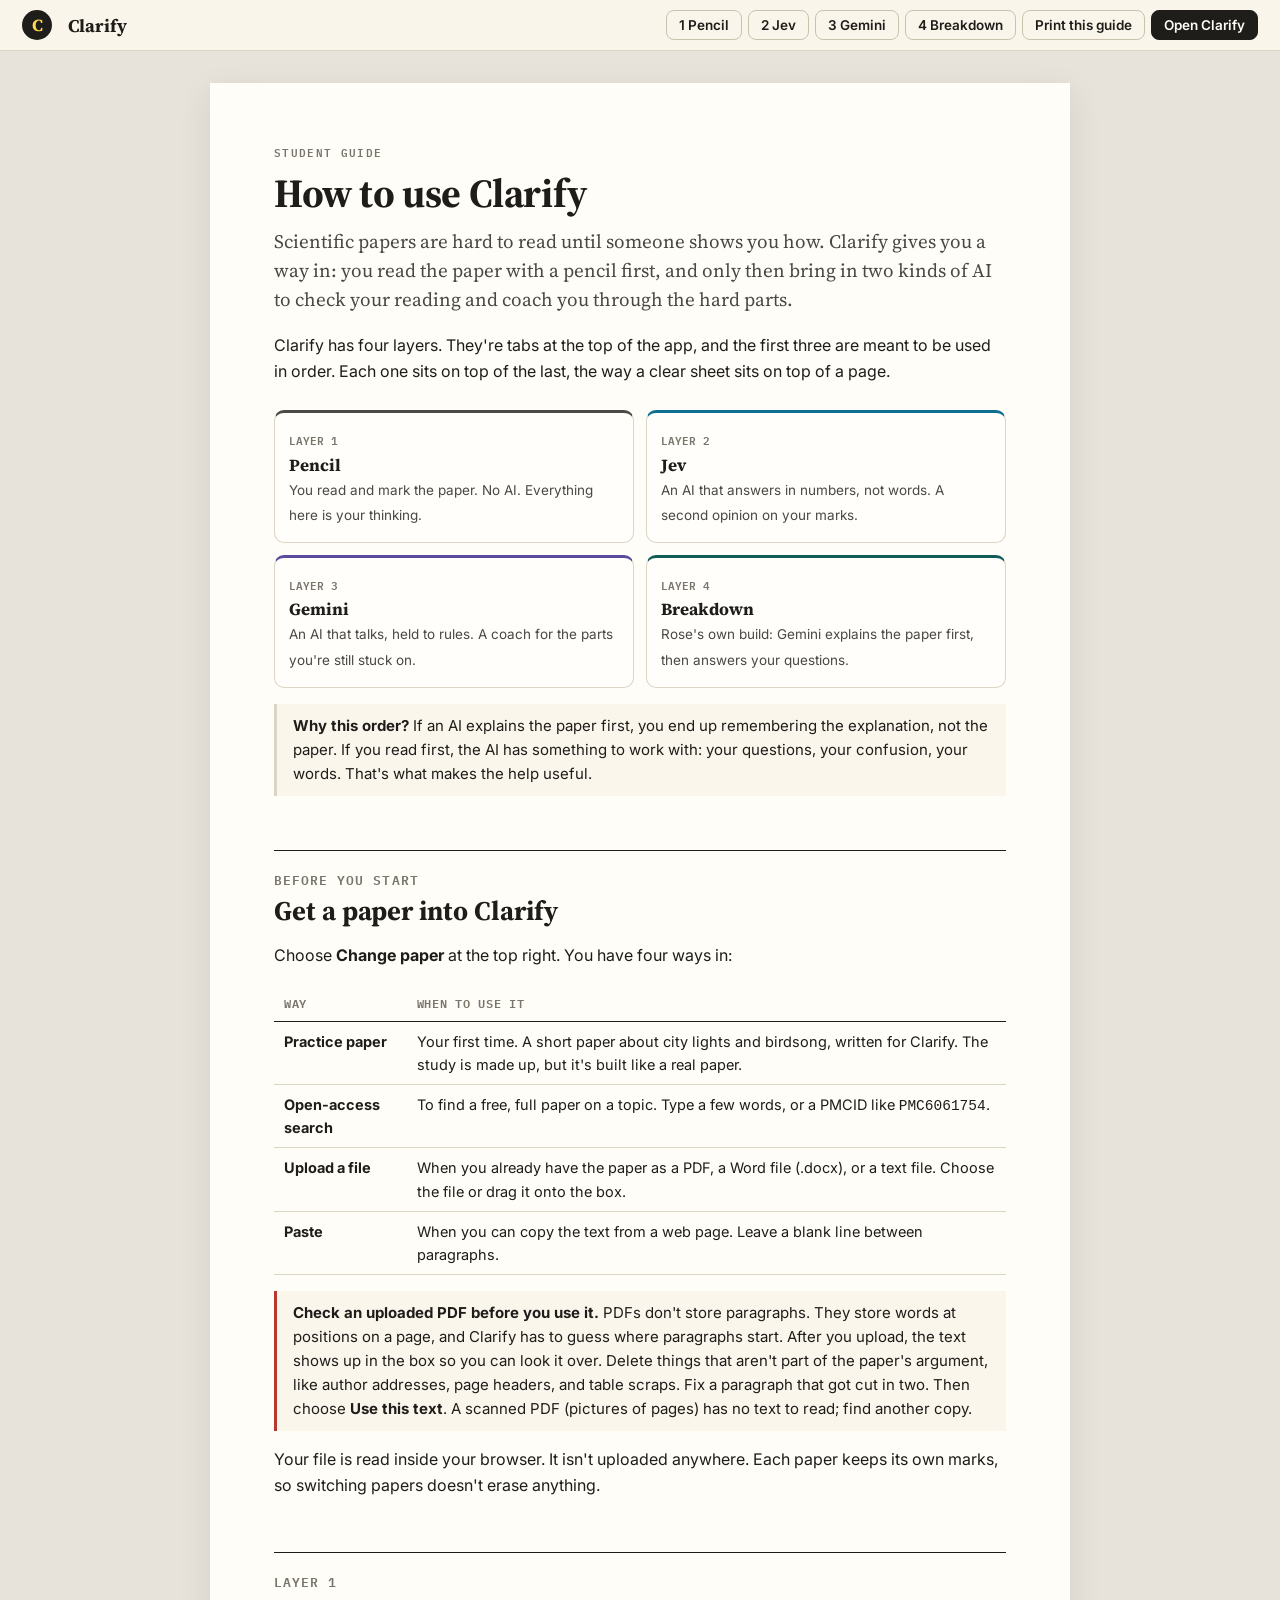
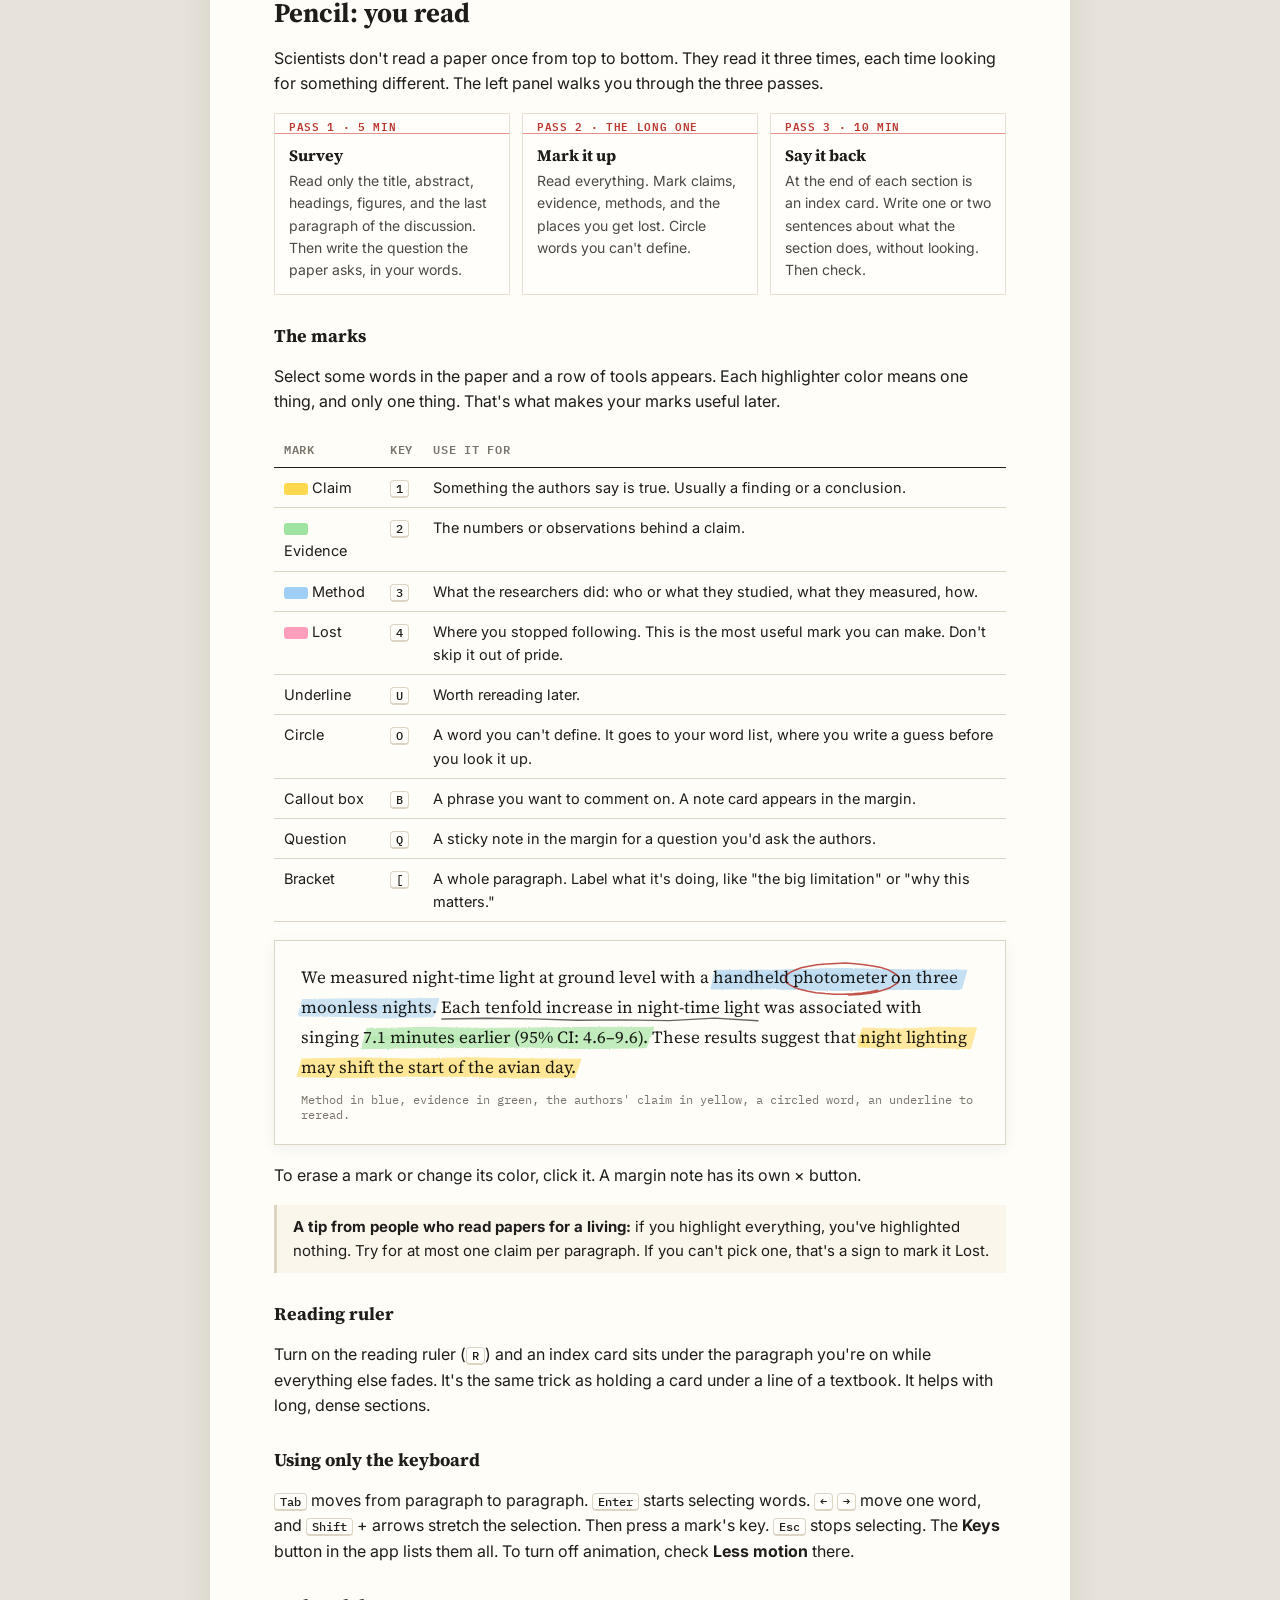
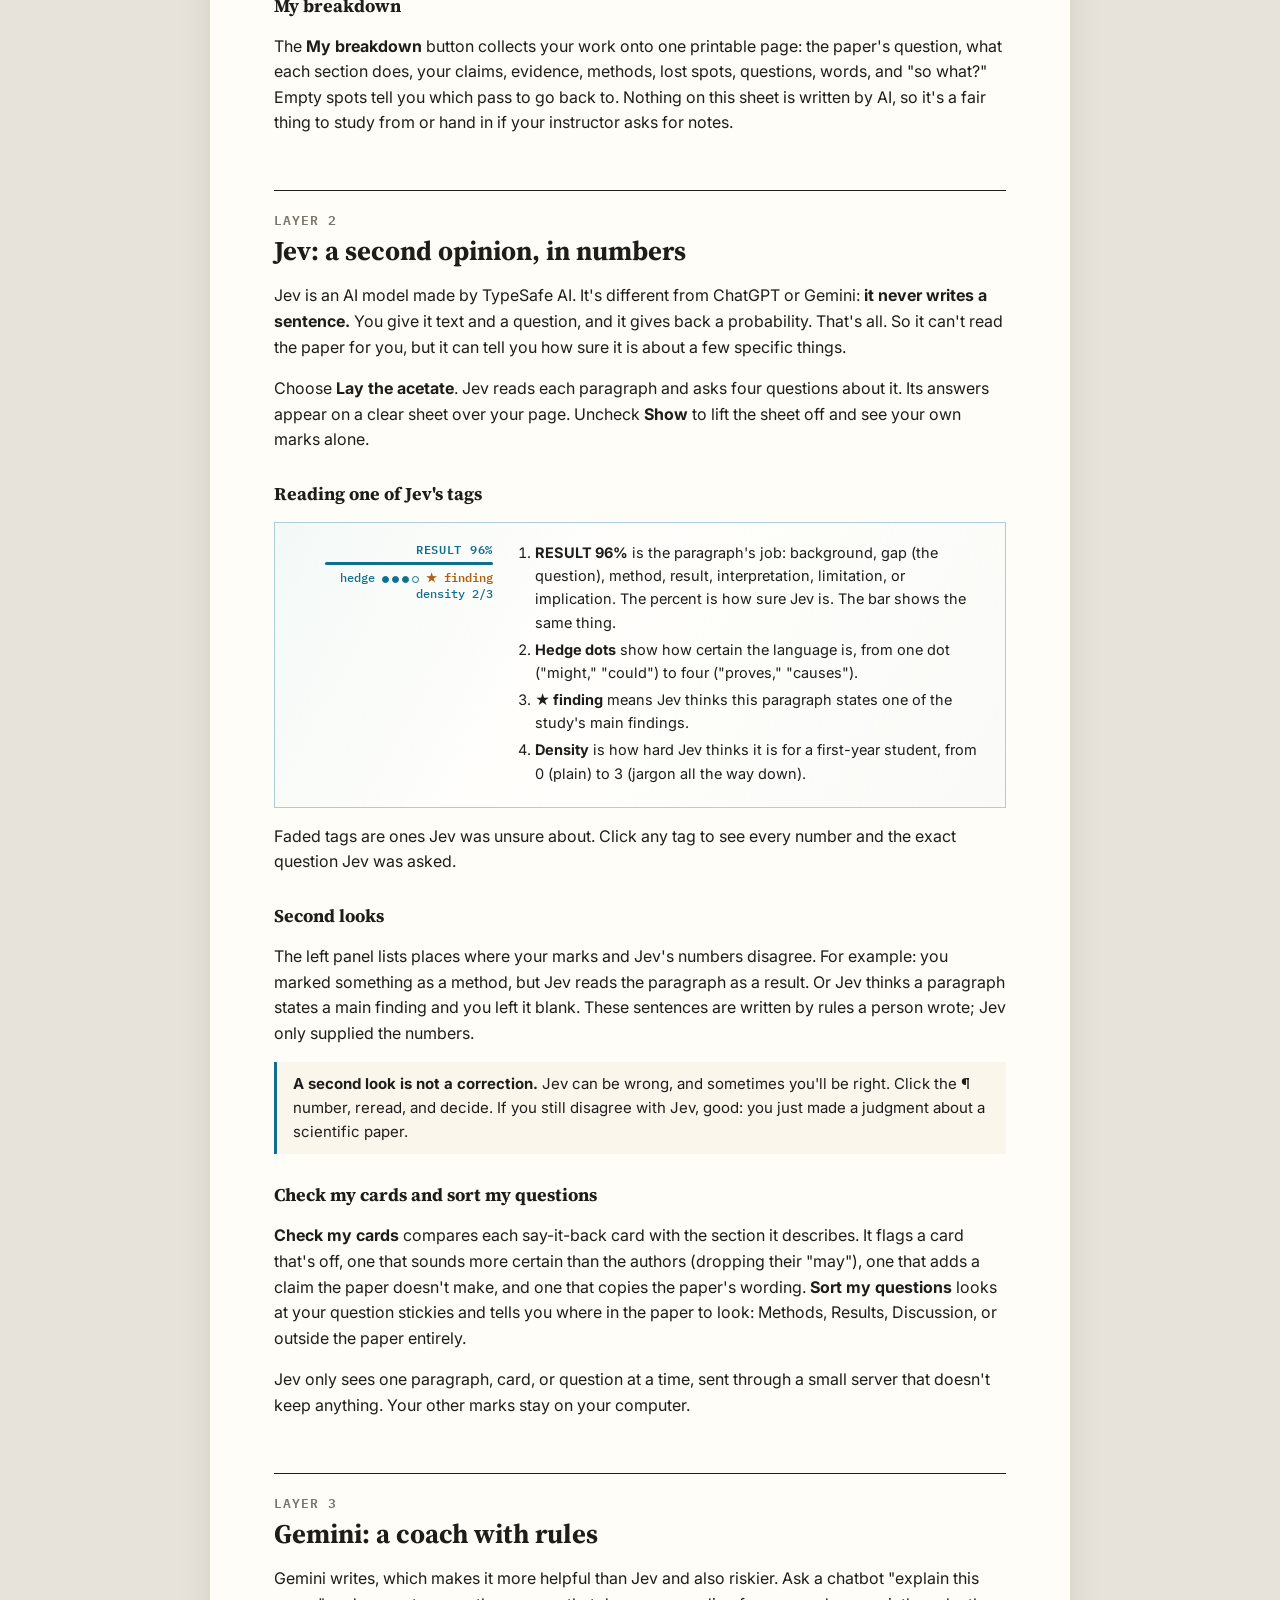
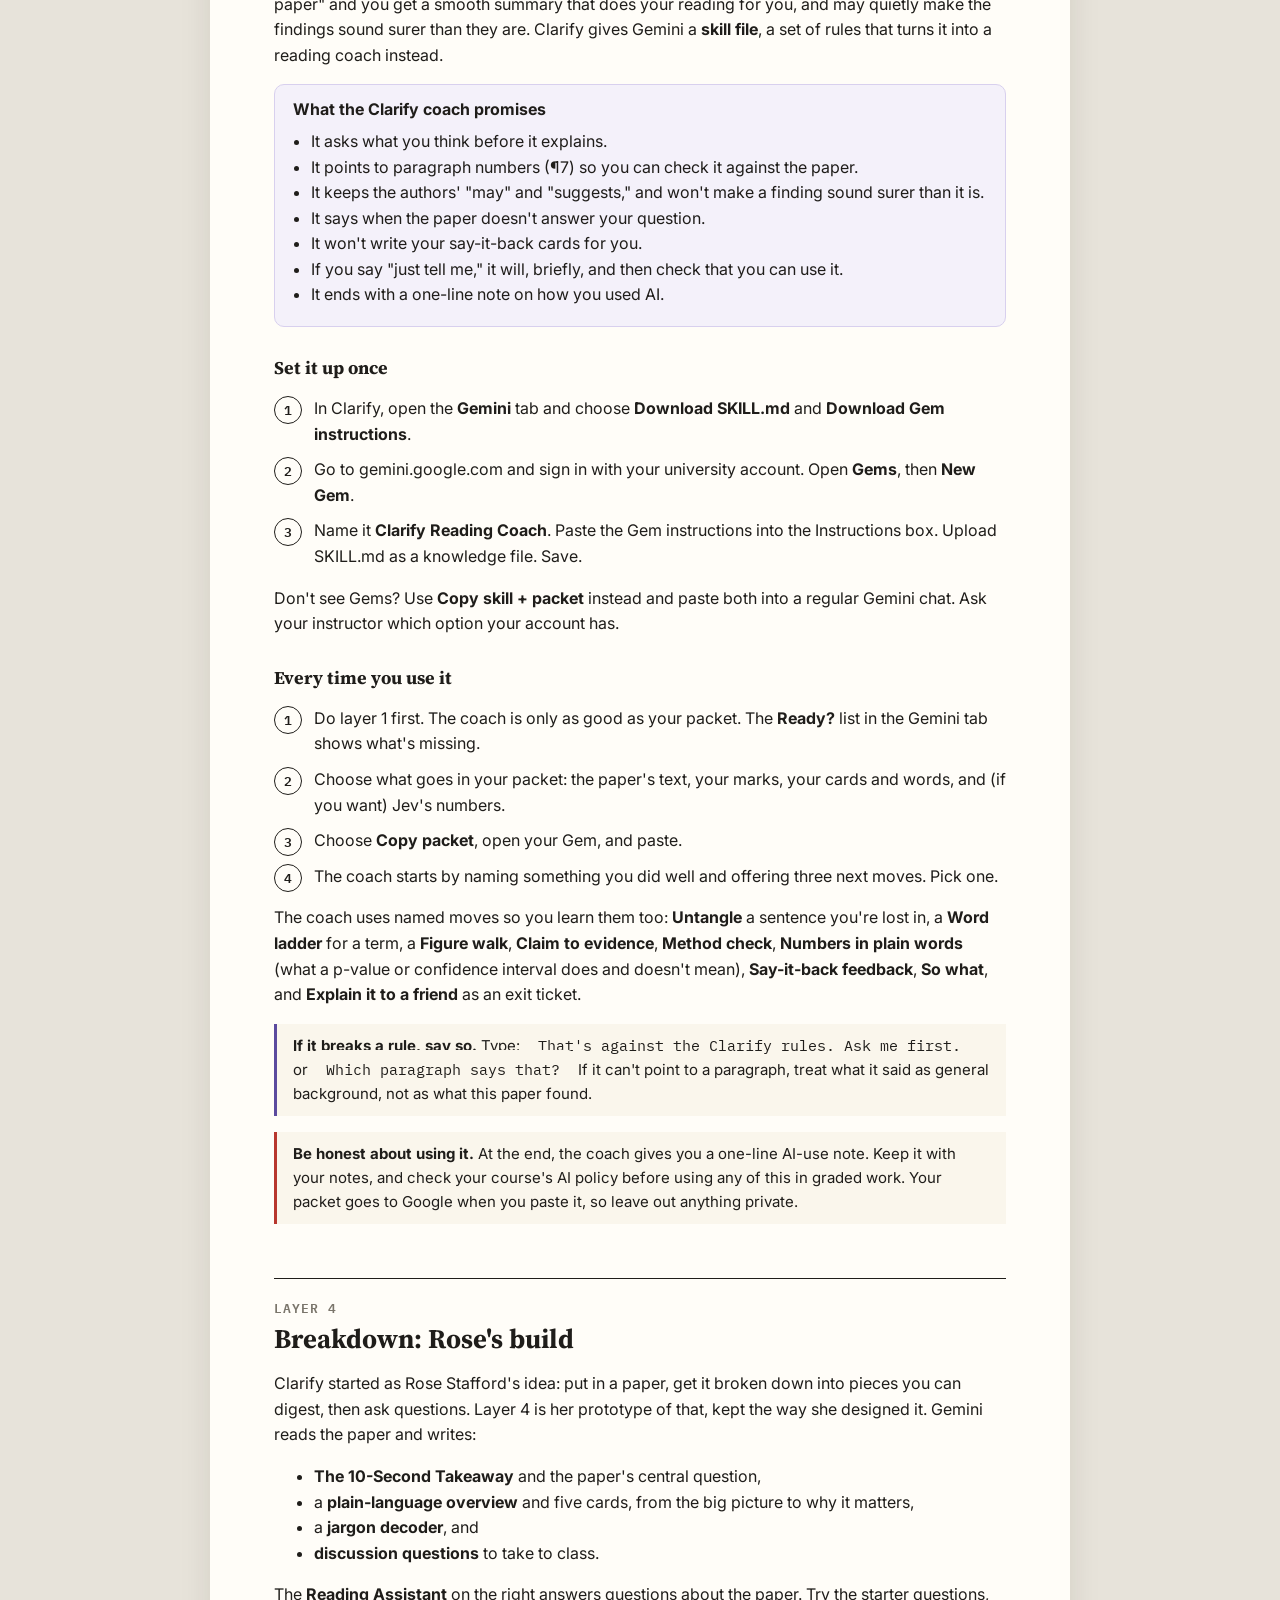
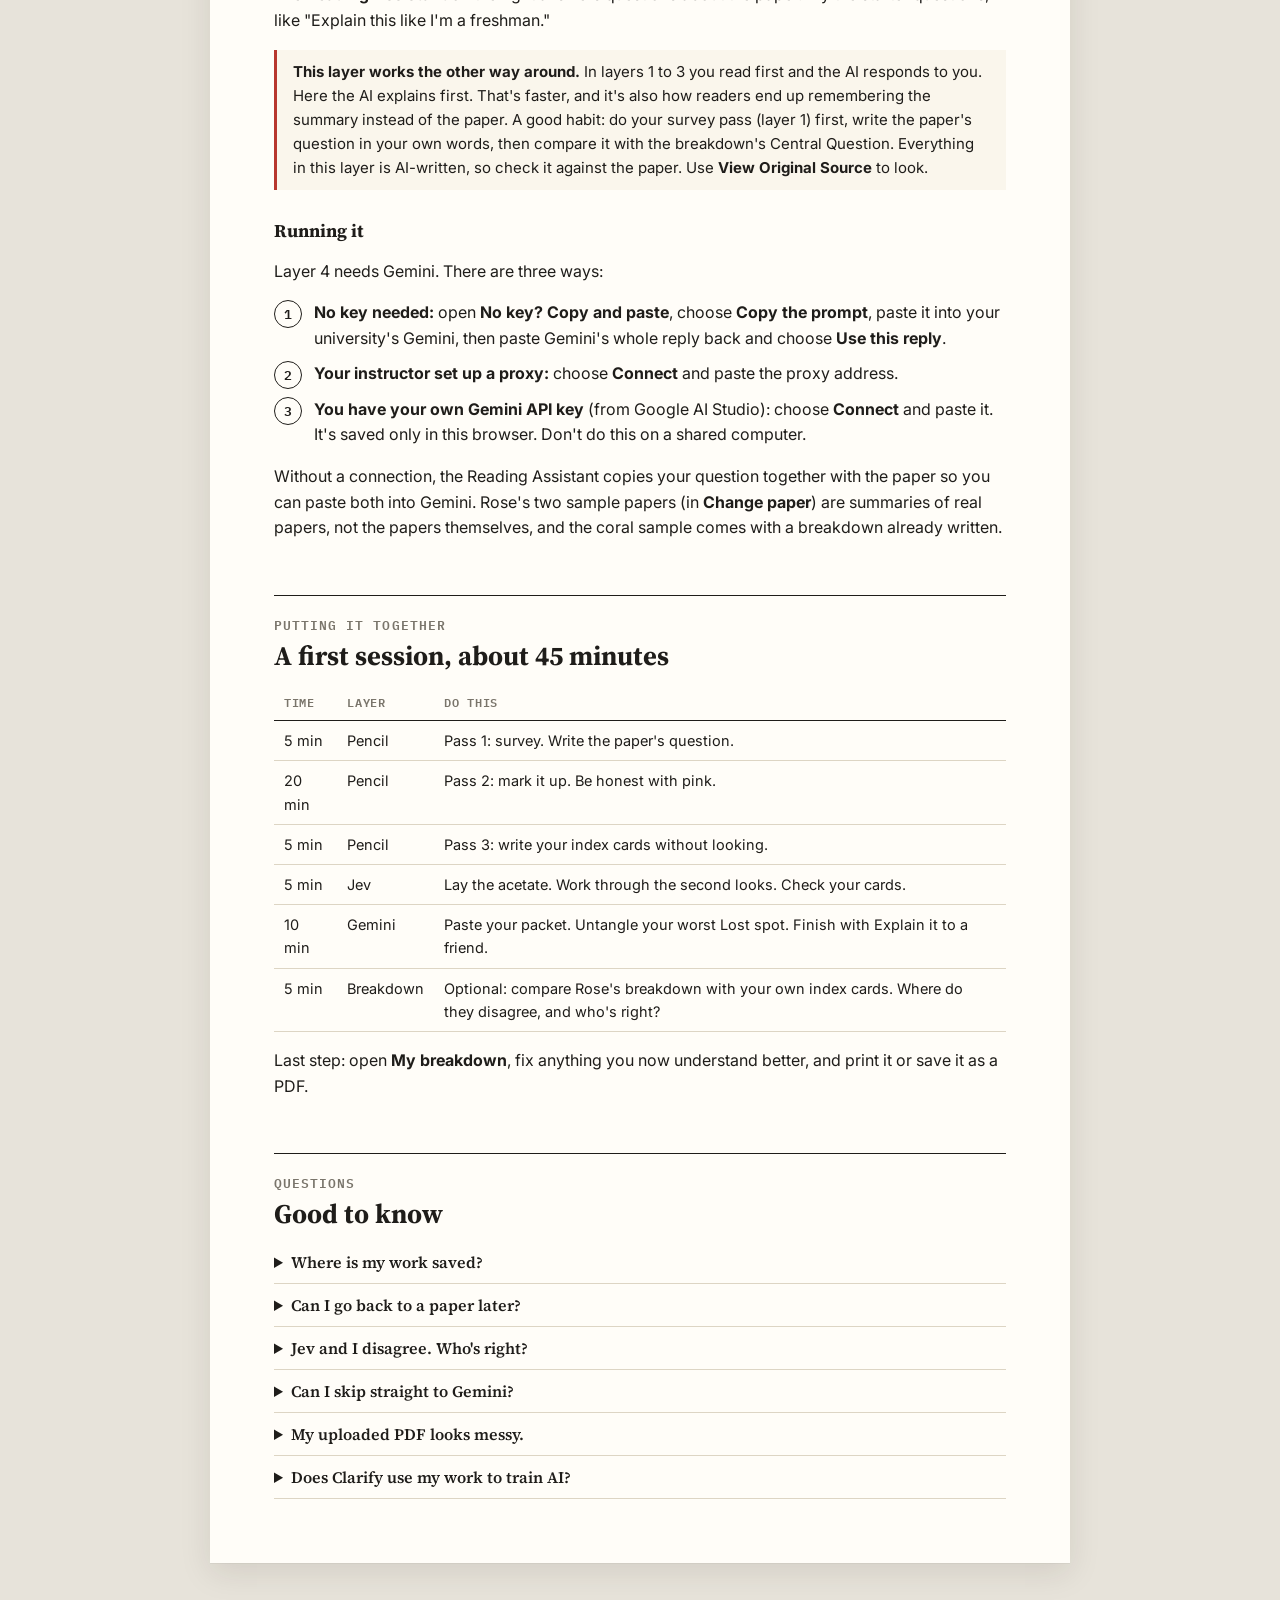
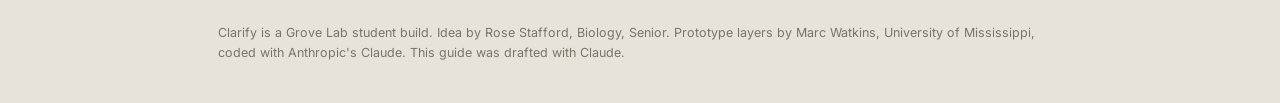
<file: how-to-use/index.html>
<!doctype html>
<html lang="en">
<head>
<meta charset="utf-8">
<meta name="viewport" content="width=device-width, initial-scale=1">
<title>How to Use Clarify</title>
<meta name="description" content="A student guide to Clarify's four layers: reading with a pencil, Jev's numbers on acetate, the Gemini reading coach, and Rose's breakdown.">
<link rel="preconnect" href="https://fonts.googleapis.com">
<link rel="preconnect" href="https://fonts.gstatic.com" crossorigin>
<link href="https://fonts.googleapis.com/css2?family=IBM+Plex+Mono:wght@400;500;600&family=Inter:wght@400;500;600;700&family=Source+Serif+4:opsz,wght@8..60,400;8..60,600;8..60,700&display=swap" rel="stylesheet">
<style>
:root {
  --desk: #e7e3da; --paper: #fffdf8; --paper-2: #faf6ec; --card: #fffefb; --ink: #1f1d1a; --ink-2: #4b4842; --muted: #7a756b; --rule: #ddd5c4;
  --pen: #2c4f8f; --red: #b8372e; --graphite: #4b4a47; --jev: #0f6f8f; --gem: #5b4a9e;
  --hl-claim: #ffd84d; --hl-evidence: #9ee39f; --hl-method: #9fcff5; --hl-lost: #ff9fbd;
  --sans: "Inter", ui-sans-serif, -apple-system, "Segoe UI", sans-serif; --serif: "Source Serif 4", Georgia, serif; --mono: "IBM Plex Mono", ui-monospace, Menlo, monospace;
}
* { box-sizing: border-box; }
body { margin: 0; background: var(--desk); color: var(--ink); font: 16px/1.6 var(--sans); }
a { color: var(--pen); }
:focus-visible { outline: 2px solid var(--pen); outline-offset: 2px; }
.top { position: sticky; top: 0; z-index: 5; display: flex; align-items: center; gap: 16px; padding: 10px 22px; background: rgba(250,246,236,.96); border-bottom: 1px solid var(--rule); }
.top .mark { width: 30px; height: 30px; border-radius: 50%; display: grid; place-items: center; background: var(--ink); color: var(--hl-claim); font: 700 17px var(--serif); }
.top b { font: 700 18px var(--serif); }
.top nav { margin-left: auto; display: flex; gap: 6px; flex-wrap: wrap; }
.btn { border: 1px solid var(--ink); background: var(--ink); color: var(--paper); border-radius: 8px; padding: 6px 12px; font: 600 13.5px var(--sans); text-decoration: none; cursor: pointer; }
.btn.ghost { background: transparent; color: var(--ink); border-color: #c9c1ae; }
.page { max-width: 860px; margin: 32px auto 60px; padding: 56px 64px 64px; background: var(--paper); box-shadow: 0 1px 0 rgba(0,0,0,.04), 0 10px 30px rgba(40,34,20,.10); }
.eyebrow { font: 600 11px var(--mono); text-transform: uppercase; letter-spacing: .12em; color: var(--muted); }
h1 { font: 700 40px/1.1 var(--serif); margin: 6px 0 12px; letter-spacing: -.01em; }
h2 { font: 700 27px/1.2 var(--serif); margin: 54px 0 10px; padding-top: 18px; border-top: 1px solid var(--ink); }
h2 .n { font: 600 13px var(--mono); color: var(--muted); display: block; margin-bottom: 4px; letter-spacing: .08em; }
h3 { font: 700 18px var(--serif); margin: 28px 0 6px; }
.lede { font: 19px/1.55 var(--serif); color: var(--ink-2); margin: 0 0 18px; }
p, li { color: var(--ink); }
.toc { display: grid; grid-template-columns: repeat(2, 1fr); gap: 12px; margin: 26px 0 8px; }
.toc a { display: block; text-decoration: none; color: var(--ink); background: var(--card); border: 1px solid var(--rule); border-radius: 10px; padding: 14px; border-top: 3px solid var(--graphite); }
.toc a:nth-child(2) { border-top-color: var(--jev); } .toc a:nth-child(3) { border-top-color: var(--gem); } .toc a:nth-child(4) { border-top-color: #115e59; }
.toc b { display: block; font: 700 17px var(--serif); }
.toc span { font-size: 13.5px; color: var(--ink-2); }
.toc .k { font: 600 11px var(--mono); color: var(--muted); }
.note { background: var(--paper-2); border-left: 3px solid var(--rule); padding: 10px 16px; margin: 16px 0; font-size: 15px; }
.note.jev { border-left-color: var(--jev); } .note.gem { border-left-color: var(--gem); } .note.warn { border-left-color: var(--red); }
table { width: 100%; border-collapse: collapse; font-size: 14.5px; margin: 12px 0; }
th, td { text-align: left; vertical-align: top; padding: 8px 10px; border-bottom: 1px solid var(--rule); }
th { font: 600 12px var(--mono); text-transform: uppercase; letter-spacing: .06em; color: var(--muted); border-bottom: 1px solid var(--ink); }
kbd { font: 500 12px var(--mono); border: 1px solid var(--rule); border-bottom-width: 2px; border-radius: 4px; padding: 0 5px; background: var(--card); }
.sw { display: inline-block; width: 24px; height: 12px; border-radius: 3px; vertical-align: middle; }
.sw.claim { background: var(--hl-claim); } .sw.evidence { background: var(--hl-evidence); } .sw.method { background: var(--hl-method); } .sw.lost { background: var(--hl-lost); }
.demo { position: relative; margin: 18px 0; padding: 22px 26px; background: var(--paper); border: 1px solid var(--rule); box-shadow: 0 4px 14px rgba(40,34,20,.06); }
.demo p { font: 17px/1.75 var(--serif); margin: 0; position: relative; z-index: 1; }
.demo svg { position: absolute; left: 0; top: 0; pointer-events: none; overflow: visible; mix-blend-mode: multiply; z-index: 2; }
.demo .cap { font: 12px var(--mono); color: var(--muted); margin-top: 10px; position: relative; z-index: 1; }
.demo svg .hl { stroke: none; } .demo svg .hl-pass { fill: none; opacity: .3; stroke-linecap: round; }
.demo svg .c-claim { fill: var(--hl-claim); stroke: var(--hl-claim); } .demo svg .c-evidence { fill: var(--hl-evidence); stroke: var(--hl-evidence); }
.demo svg .c-method { fill: var(--hl-method); stroke: var(--hl-method); } .demo svg .c-lost { fill: var(--hl-lost); stroke: var(--hl-lost); }
.demo svg .pencil { fill: none; stroke: var(--graphite); stroke-linecap: round; opacity: .85; }
.demo svg .redpencil { fill: none; stroke: var(--red); stroke-linecap: round; opacity: .85; }
.demo svg .bluepencil { fill: none; stroke: var(--pen); stroke-linecap: round; opacity: .85; }
.passes { display: grid; grid-template-columns: repeat(3, 1fr); gap: 12px; margin: 14px 0; }
.passes div { background: #fffefa; border: 1px solid #e6dfcf; padding: 26px 14px 12px; position: relative;
  background-image: linear-gradient(transparent 19px, #e88f8a 19px, #e88f8a 20px, transparent 20px); background-repeat: no-repeat; }
.passes b { position: absolute; top: 2px; left: 14px; font: 600 11px var(--mono); color: var(--red); text-transform: uppercase; letter-spacing: .06em; }
.passes h4 { margin: 4px 0 4px; font: 700 16px var(--serif); }
.passes p { margin: 0; font-size: 14px; color: var(--ink-2); }
.tag-demo { display: grid; grid-template-columns: 200px 1fr; gap: 22px; align-items: start; margin: 16px 0; padding: 18px; border: 1px solid rgba(15,111,143,.32);
  background: linear-gradient(118deg, rgba(210,236,246,.25), rgba(255,255,255,.4) 40%, rgba(210,236,246,.12)); }
.jtag { font: 500 12px/1.35 var(--mono); color: var(--jev); text-align: right; }
.jtag .role { font-weight: 600; letter-spacing: .06em; }
.jtag .bar { display: block; height: 3px; width: 84%; margin: 4px 0 4px auto; background: var(--jev); border-radius: 2px; }
.jtag .dots { display: inline-flex; gap: 3px; vertical-align: middle; } .jtag .dots i { width: 7px; height: 7px; border: 1px solid var(--jev); border-radius: 50%; } .jtag .dots i.on { background: var(--jev); }
.jtag .star { color: #b0600c; font-weight: 600; }
.tag-demo ol { margin: 0; padding-left: 20px; font-size: 14.5px; }
.tag-demo li { margin-bottom: 4px; }
.steps { counter-reset: s; list-style: none; padding: 0; }
.steps > li { counter-increment: s; position: relative; padding-left: 40px; margin: 10px 0; }
.steps > li::before { content: counter(s); position: absolute; left: 0; top: 0; width: 26px; height: 26px; border-radius: 50%; border: 1.5px solid var(--ink); display: grid; place-items: center; font: 600 12.5px var(--mono); }
.promise { background: #f4f1fa; border: 1px solid #d8d0ee; border-radius: 10px; padding: 12px 18px; }
.promise ul { margin: 6px 0; padding-left: 18px; }
.quote { font: 15px/1.5 var(--mono); background: var(--paper-2); padding: 10px 14px; border-radius: 6px; }
details { border-bottom: 1px solid var(--rule); padding: 10px 0; }
summary { cursor: pointer; font: 600 16px var(--serif); }
details p { margin: 8px 0 0; color: var(--ink-2); font-size: 15px; }
.foot { max-width: 860px; margin: 0 auto 40px; font-size: 12.5px; color: var(--muted); padding: 0 8px; }
@media (max-width: 760px) { .page { padding: 32px 20px; margin: 0; } .toc, .passes { grid-template-columns: 1fr; } .tag-demo { grid-template-columns: 1fr; } h1 { font-size: 32px; } }
@media print { .top, .no-print { display: none; } body { background: #fff; } .page { box-shadow: none; margin: 0; max-width: none; padding: 0; } h2 { break-after: avoid; } .demo, .tag-demo, table { break-inside: avoid; } }
</style>
</head>
<body>
<header class="top">
  <span class="mark" aria-hidden="true">C</span><b>Clarify</b>
  <nav><a class="btn ghost" href="#pencil">1 Pencil</a><a class="btn ghost" href="#jev">2 Jev</a><a class="btn ghost" href="#gemini">3 Gemini</a><a class="btn ghost" href="#breakdown">4 Breakdown</a><button class="btn ghost" onclick="print()">Print this guide</button><a class="btn" href="../index.html">Open Clarify</a></nav>
</header>

<main class="page">
  <span class="eyebrow">Student guide</span>
  <h1>How to use Clarify</h1>
  <p class="lede">Scientific papers are hard to read until someone shows you how. Clarify gives you a way in: you read the paper with a pencil first, and only then bring in two kinds of AI to check your reading and coach you through the hard parts.</p>
  <p>Clarify has four layers. They're tabs at the top of the app, and the first three are meant to be used in order. Each one sits on top of the last, the way a clear sheet sits on top of a page.</p>

  <div class="toc">
    <a href="#pencil"><span class="k">LAYER 1</span><b>Pencil</b><span>You read and mark the paper. No AI. Everything here is your thinking.</span></a>
    <a href="#jev"><span class="k">LAYER 2</span><b>Jev</b><span>An AI that answers in numbers, not words. A second opinion on your marks.</span></a>
    <a href="#gemini"><span class="k">LAYER 3</span><b>Gemini</b><span>An AI that talks, held to rules. A coach for the parts you're still stuck on.</span></a>
    <a href="#breakdown"><span class="k">LAYER 4</span><b>Breakdown</b><span>Rose's own build: Gemini explains the paper first, then answers your questions.</span></a>
  </div>

  <div class="note"><b>Why this order?</b> If an AI explains the paper first, you end up remembering the explanation, not the paper. If you read first, the AI has something to work with: your questions, your confusion, your words. That's what makes the help useful.</div>

  <h2 id="start"><span class="n">BEFORE YOU START</span>Get a paper into Clarify</h2>
  <p>Choose <b>Change paper</b> at the top right. You have four ways in:</p>
  <table>
    <tr><th>Way</th><th>When to use it</th></tr>
    <tr><td><b>Practice paper</b></td><td>Your first time. A short paper about city lights and birdsong, written for Clarify. The study is made up, but it's built like a real paper.</td></tr>
    <tr><td><b>Open-access search</b></td><td>To find a free, full paper on a topic. Type a few words, or a PMCID like <code>PMC6061754</code>.</td></tr>
    <tr><td><b>Upload a file</b></td><td>When you already have the paper as a PDF, a Word file (.docx), or a text file. Choose the file or drag it onto the box.</td></tr>
    <tr><td><b>Paste</b></td><td>When you can copy the text from a web page. Leave a blank line between paragraphs.</td></tr>
  </table>
  <div class="note warn"><b>Check an uploaded PDF before you use it.</b> PDFs don't store paragraphs. They store words at positions on a page, and Clarify has to guess where paragraphs start. After you upload, the text shows up in the box so you can look it over. Delete things that aren't part of the paper's argument, like author addresses, page headers, and table scraps. Fix a paragraph that got cut in two. Then choose <b>Use this text</b>. A scanned PDF (pictures of pages) has no text to read; find another copy.</div>
  <p>Your file is read inside your browser. It isn't uploaded anywhere. Each paper keeps its own marks, so switching papers doesn't erase anything.</p>

  <h2 id="pencil"><span class="n">LAYER 1</span>Pencil: you read</h2>
  <p>Scientists don't read a paper once from top to bottom. They read it three times, each time looking for something different. The left panel walks you through the three passes.</p>
  <div class="passes">
    <div><b>Pass 1 · 5 min</b><h4>Survey</h4><p>Read only the title, abstract, headings, figures, and the last paragraph of the discussion. Then write the question the paper asks, in your words.</p></div>
    <div><b>Pass 2 · the long one</b><h4>Mark it up</h4><p>Read everything. Mark claims, evidence, methods, and the places you get lost. Circle words you can't define.</p></div>
    <div><b>Pass 3 · 10 min</b><h4>Say it back</h4><p>At the end of each section is an index card. Write one or two sentences about what the section does, without looking. Then check.</p></div>
  </div>

  <h3>The marks</h3>
  <p>Select some words in the paper and a row of tools appears. Each highlighter color means one thing, and only one thing. That's what makes your marks useful later.</p>
  <table>
    <tr><th>Mark</th><th>Key</th><th>Use it for</th></tr>
    <tr><td><span class="sw claim"></span> Claim</td><td><kbd>1</kbd></td><td>Something the authors say is true. Usually a finding or a conclusion.</td></tr>
    <tr><td><span class="sw evidence"></span> Evidence</td><td><kbd>2</kbd></td><td>The numbers or observations behind a claim.</td></tr>
    <tr><td><span class="sw method"></span> Method</td><td><kbd>3</kbd></td><td>What the researchers did: who or what they studied, what they measured, how.</td></tr>
    <tr><td><span class="sw lost"></span> Lost</td><td><kbd>4</kbd></td><td>Where you stopped following. This is the most useful mark you can make. Don't skip it out of pride.</td></tr>
    <tr><td>Underline</td><td><kbd>U</kbd></td><td>Worth rereading later.</td></tr>
    <tr><td>Circle</td><td><kbd>O</kbd></td><td>A word you can't define. It goes to your word list, where you write a guess before you look it up.</td></tr>
    <tr><td>Callout box</td><td><kbd>B</kbd></td><td>A phrase you want to comment on. A note card appears in the margin.</td></tr>
    <tr><td>Question</td><td><kbd>Q</kbd></td><td>A sticky note in the margin for a question you'd ask the authors.</td></tr>
    <tr><td>Bracket</td><td><kbd>[</kbd></td><td>A whole paragraph. Label what it's doing, like "the big limitation" or "why this matters."</td></tr>
  </table>

  <div class="demo" id="demo">
    <p id="demoText">We measured night-time light at ground level with a handheld photometer on three moonless nights. Each tenfold increase in night-time light was associated with singing 7.1 minutes earlier (95% CI: 4.6–9.6). These results suggest that night lighting may shift the start of the avian day.</p>
    <div class="cap">Method in blue, evidence in green, the authors' claim in yellow, a circled word, an underline to reread.</div>
  </div>
  <p>To erase a mark or change its color, click it. A margin note has its own × button.</p>
  <div class="note"><b>A tip from people who read papers for a living:</b> if you highlight everything, you've highlighted nothing. Try for at most one claim per paragraph. If you can't pick one, that's a sign to mark it Lost.</div>

  <h3>Reading ruler</h3>
  <p>Turn on the reading ruler (<kbd>R</kbd>) and an index card sits under the paragraph you're on while everything else fades. It's the same trick as holding a card under a line of a textbook. It helps with long, dense sections.</p>

  <h3>Using only the keyboard</h3>
  <p><kbd>Tab</kbd> moves from paragraph to paragraph. <kbd>Enter</kbd> starts selecting words. <kbd>←</kbd> <kbd>→</kbd> move one word, and <kbd>Shift</kbd> + arrows stretch the selection. Then press a mark's key. <kbd>Esc</kbd> stops selecting. The <b>Keys</b> button in the app lists them all. To turn off animation, check <b>Less motion</b> there.</p>

  <h3>My breakdown</h3>
  <p>The <b>My breakdown</b> button collects your work onto one printable page: the paper's question, what each section does, your claims, evidence, methods, lost spots, questions, words, and "so what?" Empty spots tell you which pass to go back to. Nothing on this sheet is written by AI, so it's a fair thing to study from or hand in if your instructor asks for notes.</p>

  <h2 id="jev"><span class="n">LAYER 2</span>Jev: a second opinion, in numbers</h2>
  <p>Jev is an AI model made by TypeSafe AI. It's different from ChatGPT or Gemini: <b>it never writes a sentence.</b> You give it text and a question, and it gives back a probability. That's all. So it can't read the paper for you, but it can tell you how sure it is about a few specific things.</p>
  <p>Choose <b>Lay the acetate</b>. Jev reads each paragraph and asks four questions about it. Its answers appear on a clear sheet over your page. Uncheck <b>Show</b> to lift the sheet off and see your own marks alone.</p>

  <h3>Reading one of Jev's tags</h3>
  <div class="tag-demo">
    <div class="jtag" aria-hidden="true"><span class="role">RESULT 96%</span><span class="bar"></span>hedge <span class="dots"><i class="on"></i><i class="on"></i><i class="on"></i><i></i></span> <span class="star">★ finding</span><br>density 2/3</div>
    <ol>
      <li><b>RESULT 96%</b> is the paragraph's job: background, gap (the question), method, result, interpretation, limitation, or implication. The percent is how sure Jev is. The bar shows the same thing.</li>
      <li><b>Hedge dots</b> show how certain the language is, from one dot ("might," "could") to four ("proves," "causes").</li>
      <li><b>★ finding</b> means Jev thinks this paragraph states one of the study's main findings.</li>
      <li><b>Density</b> is how hard Jev thinks it is for a first-year student, from 0 (plain) to 3 (jargon all the way down).</li>
    </ol>
  </div>
  <p>Faded tags are ones Jev was unsure about. Click any tag to see every number and the exact question Jev was asked.</p>

  <h3>Second looks</h3>
  <p>The left panel lists places where your marks and Jev's numbers disagree. For example: you marked something as a method, but Jev reads the paragraph as a result. Or Jev thinks a paragraph states a main finding and you left it blank. These sentences are written by rules a person wrote; Jev only supplied the numbers.</p>
  <div class="note jev"><b>A second look is not a correction.</b> Jev can be wrong, and sometimes you'll be right. Click the ¶ number, reread, and decide. If you still disagree with Jev, good: you just made a judgment about a scientific paper.</div>

  <h3>Check my cards and sort my questions</h3>
  <p><b>Check my cards</b> compares each say-it-back card with the section it describes. It flags a card that's off, one that sounds more certain than the authors (dropping their "may"), one that adds a claim the paper doesn't make, and one that copies the paper's wording. <b>Sort my questions</b> looks at your question stickies and tells you where in the paper to look: Methods, Results, Discussion, or outside the paper entirely.</p>
  <p>Jev only sees one paragraph, card, or question at a time, sent through a small server that doesn't keep anything. Your other marks stay on your computer.</p>

  <h2 id="gemini"><span class="n">LAYER 3</span>Gemini: a coach with rules</h2>
  <p>Gemini writes, which makes it more helpful than Jev and also riskier. Ask a chatbot "explain this paper" and you get a smooth summary that does your reading for you, and may quietly make the findings sound surer than they are. Clarify gives Gemini a <b>skill file</b>, a set of rules that turns it into a reading coach instead.</p>

  <div class="promise">
    <b>What the Clarify coach promises</b>
    <ul>
      <li>It asks what you think before it explains.</li>
      <li>It points to paragraph numbers (¶7) so you can check it against the paper.</li>
      <li>It keeps the authors' "may" and "suggests," and won't make a finding sound surer than it is.</li>
      <li>It says when the paper doesn't answer your question.</li>
      <li>It won't write your say-it-back cards for you.</li>
      <li>If you say "just tell me," it will, briefly, and then check that you can use it.</li>
      <li>It ends with a one-line note on how you used AI.</li>
    </ul>
  </div>

  <h3>Set it up once</h3>
  <ol class="steps">
    <li>In Clarify, open the <b>Gemini</b> tab and choose <b>Download SKILL.md</b> and <b>Download Gem instructions</b>.</li>
    <li>Go to gemini.google.com and sign in with your university account. Open <b>Gems</b>, then <b>New Gem</b>.</li>
    <li>Name it <b>Clarify Reading Coach</b>. Paste the Gem instructions into the Instructions box. Upload SKILL.md as a knowledge file. Save.</li>
  </ol>
  <p>Don't see Gems? Use <b>Copy skill + packet</b> instead and paste both into a regular Gemini chat. Ask your instructor which option your account has.</p>

  <h3>Every time you use it</h3>
  <ol class="steps">
    <li>Do layer 1 first. The coach is only as good as your packet. The <b>Ready?</b> list in the Gemini tab shows what's missing.</li>
    <li>Choose what goes in your packet: the paper's text, your marks, your cards and words, and (if you want) Jev's numbers.</li>
    <li>Choose <b>Copy packet</b>, open your Gem, and paste.</li>
    <li>The coach starts by naming something you did well and offering three next moves. Pick one.</li>
  </ol>
  <p>The coach uses named moves so you learn them too: <b>Untangle</b> a sentence you're lost in, a <b>Word ladder</b> for a term, a <b>Figure walk</b>, <b>Claim to evidence</b>, <b>Method check</b>, <b>Numbers in plain words</b> (what a p-value or confidence interval does and doesn't mean), <b>Say-it-back feedback</b>, <b>So what</b>, and <b>Explain it to a friend</b> as an exit ticket.</p>

  <div class="note gem"><b>If it breaks a rule, say so.</b> Type: <span class="quote">That's against the Clarify rules. Ask me first.</span> or <span class="quote">Which paragraph says that?</span> If it can't point to a paragraph, treat what it said as general background, not as what this paper found.</div>
  <div class="note warn"><b>Be honest about using it.</b> At the end, the coach gives you a one-line AI-use note. Keep it with your notes, and check your course's AI policy before using any of this in graded work. Your packet goes to Google when you paste it, so leave out anything private.</div>

  <h2 id="breakdown"><span class="n">LAYER 4</span>Breakdown: Rose's build</h2>
  <p>Clarify started as Rose Stafford's idea: put in a paper, get it broken down into pieces you can digest, then ask questions. Layer 4 is her prototype of that, kept the way she designed it. Gemini reads the paper and writes:</p>
  <ul>
    <li><b>The 10-Second Takeaway</b> and the paper's central question,</li>
    <li>a <b>plain-language overview</b> and five cards, from the big picture to why it matters,</li>
    <li>a <b>jargon decoder</b>, and</li>
    <li><b>discussion questions</b> to take to class.</li>
  </ul>
  <p>The <b>Reading Assistant</b> on the right answers questions about the paper. Try the starter questions, like "Explain this like I'm a freshman."</p>
  <div class="note warn"><b>This layer works the other way around.</b> In layers 1 to 3 you read first and the AI responds to you. Here the AI explains first. That's faster, and it's also how readers end up remembering the summary instead of the paper. A good habit: do your survey pass (layer 1) first, write the paper's question in your own words, then compare it with the breakdown's Central Question. Everything in this layer is AI-written, so check it against the paper. Use <b>View Original Source</b> to look.</div>
  <h3>Running it</h3>
  <p>Layer 4 needs Gemini. There are three ways:</p>
  <ol class="steps">
    <li><b>No key needed:</b> open <b>No key? Copy and paste</b>, choose <b>Copy the prompt</b>, paste it into your university's Gemini, then paste Gemini's whole reply back and choose <b>Use this reply</b>.</li>
    <li><b>Your instructor set up a proxy:</b> choose <b>Connect</b> and paste the proxy address.</li>
    <li><b>You have your own Gemini API key</b> (from Google AI Studio): choose <b>Connect</b> and paste it. It's saved only in this browser. Don't do this on a shared computer.</li>
  </ol>
  <p>Without a connection, the Reading Assistant copies your question together with the paper so you can paste both into Gemini. Rose's two sample papers (in <b>Change paper</b>) are summaries of real papers, not the papers themselves, and the coral sample comes with a breakdown already written.</p>

  <h2 id="session"><span class="n">PUTTING IT TOGETHER</span>A first session, about 45 minutes</h2>
  <table>
    <tr><th>Time</th><th>Layer</th><th>Do this</th></tr>
    <tr><td>5 min</td><td>Pencil</td><td>Pass 1: survey. Write the paper's question.</td></tr>
    <tr><td>20 min</td><td>Pencil</td><td>Pass 2: mark it up. Be honest with pink.</td></tr>
    <tr><td>5 min</td><td>Pencil</td><td>Pass 3: write your index cards without looking.</td></tr>
    <tr><td>5 min</td><td>Jev</td><td>Lay the acetate. Work through the second looks. Check your cards.</td></tr>
    <tr><td>10 min</td><td>Gemini</td><td>Paste your packet. Untangle your worst Lost spot. Finish with Explain it to a friend.</td></tr>
    <tr><td>5 min</td><td>Breakdown</td><td>Optional: compare Rose's breakdown with your own index cards. Where do they disagree, and who's right?</td></tr>
  </table>
  <p>Last step: open <b>My breakdown</b>, fix anything you now understand better, and print it or save it as a PDF.</p>

  <h2 id="faq"><span class="n">QUESTIONS</span>Good to know</h2>
  <details><summary>Where is my work saved?</summary><p>In this browser on this computer. It stays there until you clear your browser's site data. It doesn't follow you to another computer, so print or save your breakdown if you'll need it elsewhere.</p></details>
  <details><summary>Can I go back to a paper later?</summary><p>Yes. <b>Change paper</b> lists your papers at the top. Each one keeps its own marks.</p></details>
  <details><summary>Jev and I disagree. Who's right?</summary><p>Reread the paragraph and decide. Jev reads one paragraph at a time and can't see the rest of the paper. A low percent means it wasn't sure either.</p></details>
  <details><summary>Can I skip straight to Gemini?</summary><p>You can, but the coach will ask you to read first, and it'll have much less to work with. Most of what makes it helpful comes from your marks.</p></details>
  <details><summary>My uploaded PDF looks messy.</summary><p>That's normal for PDFs, especially two-column journal articles. Clean up the text in the box before choosing Use this text. If the journal has an HTML version, copying from that and pasting is often cleaner.</p></details>
  <details><summary>Does Clarify use my work to train AI?</summary><p>Clarify itself stores nothing on a server. Jev's server doesn't keep what it reads. What you paste into Gemini follows Google's terms for your university account.</p></details>
</main>
<footer class="foot">Clarify is a Grove Lab student build. Idea by Rose Stafford, Biology, Senior. Prototype layers by Marc Watkins, University of Mississippi, coded with Anthropic's Claude. This guide was drafted with Claude.</footer>

<script src="../js/ink.js"></script>
<script>
/* Draw real Clarify marks on the demo paragraph with the app's own ink. */
(function () {
  const demo = document.getElementById("demo"), p = document.getElementById("demoText"), t = p.firstChild;
  const marks = [
    ["handheld photometer on three moonless nights", "hl", "method", "d1"],
    ["7.1 minutes earlier (95% CI: 4.6–9.6)", "hl", "evidence", "d2"],
    ["night lighting may shift the start of the avian day", "hl", "claim", "d3"],
    ["photometer", "circle", null, "d4"],
    ["Each tenfold increase in night-time light", "ul", null, "d5"]
  ];
  function draw() {
    demo.querySelectorAll("svg").forEach(s => s.remove());
    const svg = Ink.el("svg", { width: demo.offsetWidth, height: demo.offsetHeight, "aria-hidden": "true" }, demo);
    Ink.defs(svg);
    const under = Ink.el("g", { filter: "url(#inkgrain)" }, svg), over = Ink.el("g", { filter: "url(#graphite)" }, svg);
    const o = demo.getBoundingClientRect();
    marks.forEach(([phrase, tool, color, id]) => {
      const s = t.data.indexOf(phrase); if (s < 0) return;
      const r = document.createRange(); r.setStart(t, s); r.setEnd(t, s + phrase.length);
      const ls = Ink.lines(r.getClientRects()).map(l => ({ left: l.left - o.left, right: l.right - o.left, top: l.top - o.top, bottom: l.bottom - o.top }));
      const rnd = Ink.seed(id);
      if (tool === "hl") Ink.highlighter(Ink.el("g", {}, under), ls, "c-" + color, rnd);
      else if (tool === "ul") Ink.underline(Ink.el("g", {}, over), ls, rnd);
      else Ink.circle(Ink.el("g", {}, over), ls, rnd);
    });
  }
  (document.fonts ? document.fonts.ready : Promise.resolve()).then(draw);
  let rt; addEventListener("resize", () => { clearTimeout(rt); rt = setTimeout(draw, 120); });
})();
</script>
</body>
</html>
</file>
